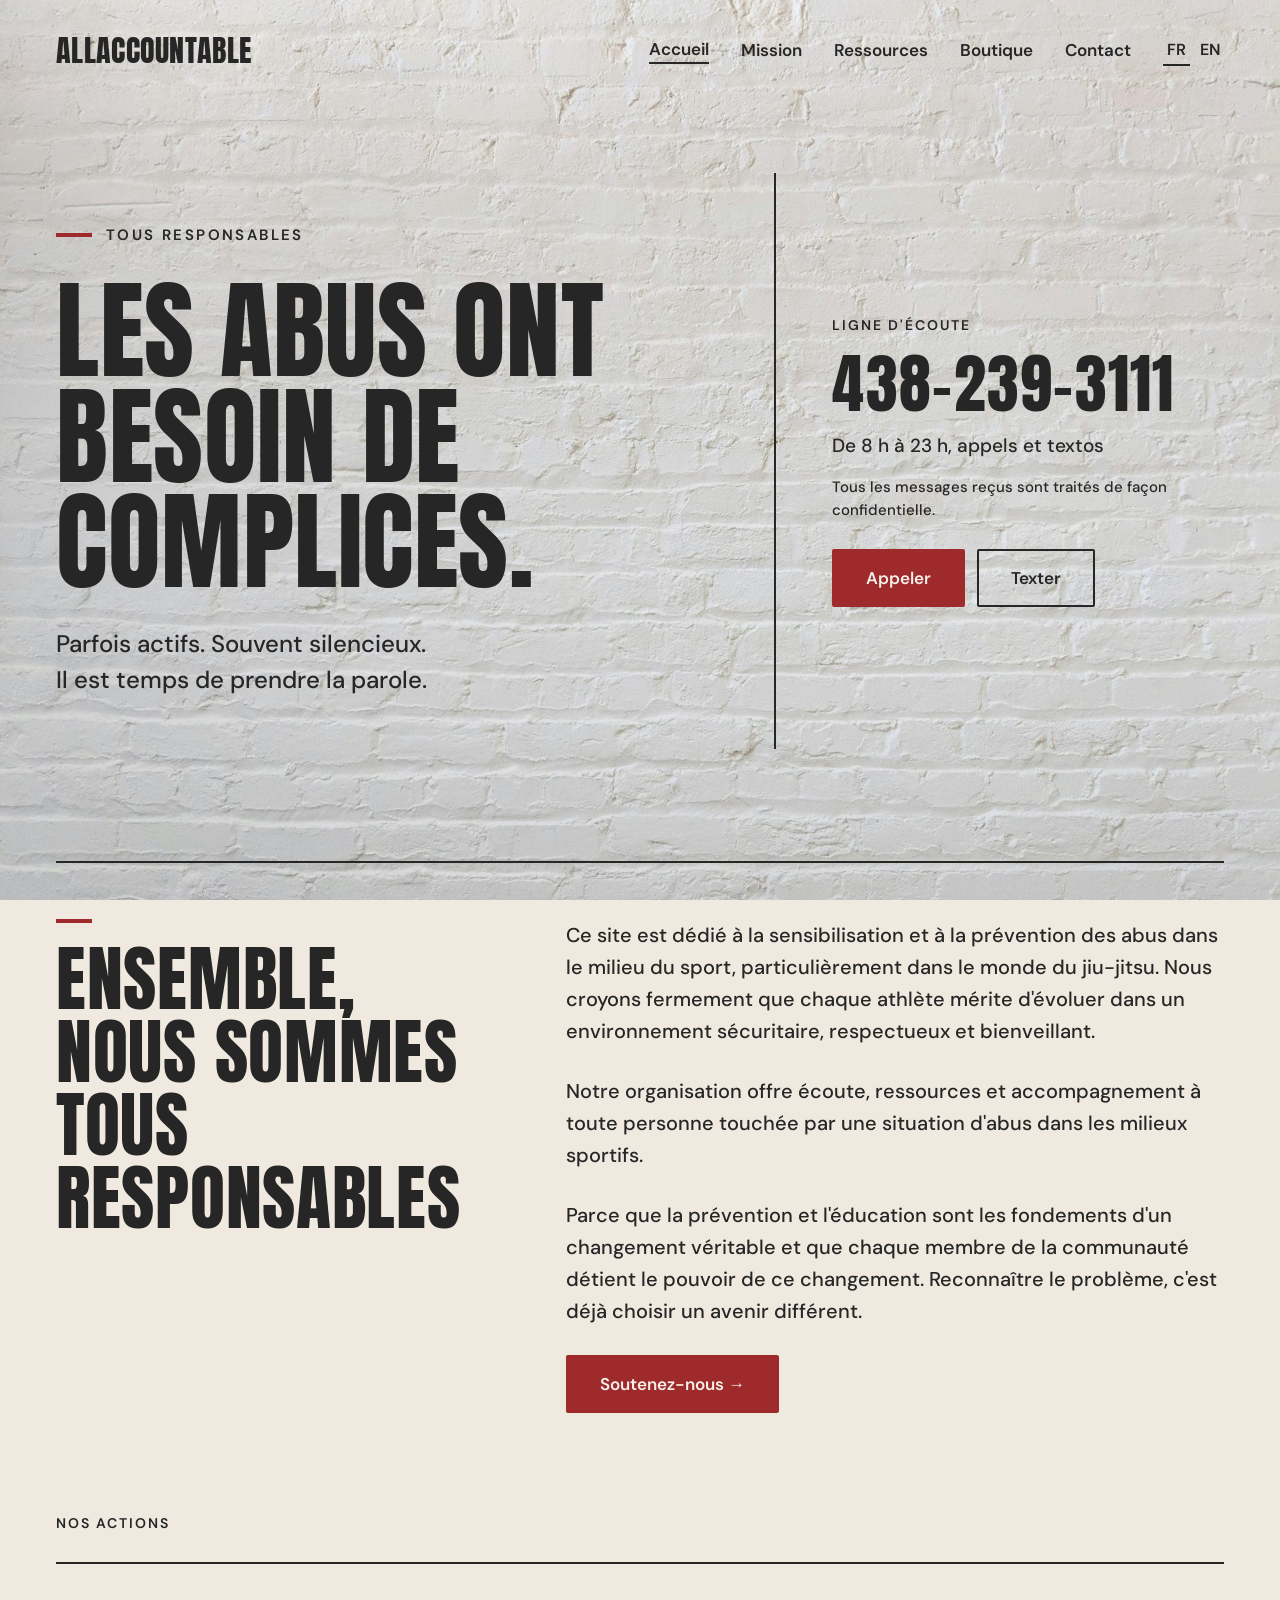
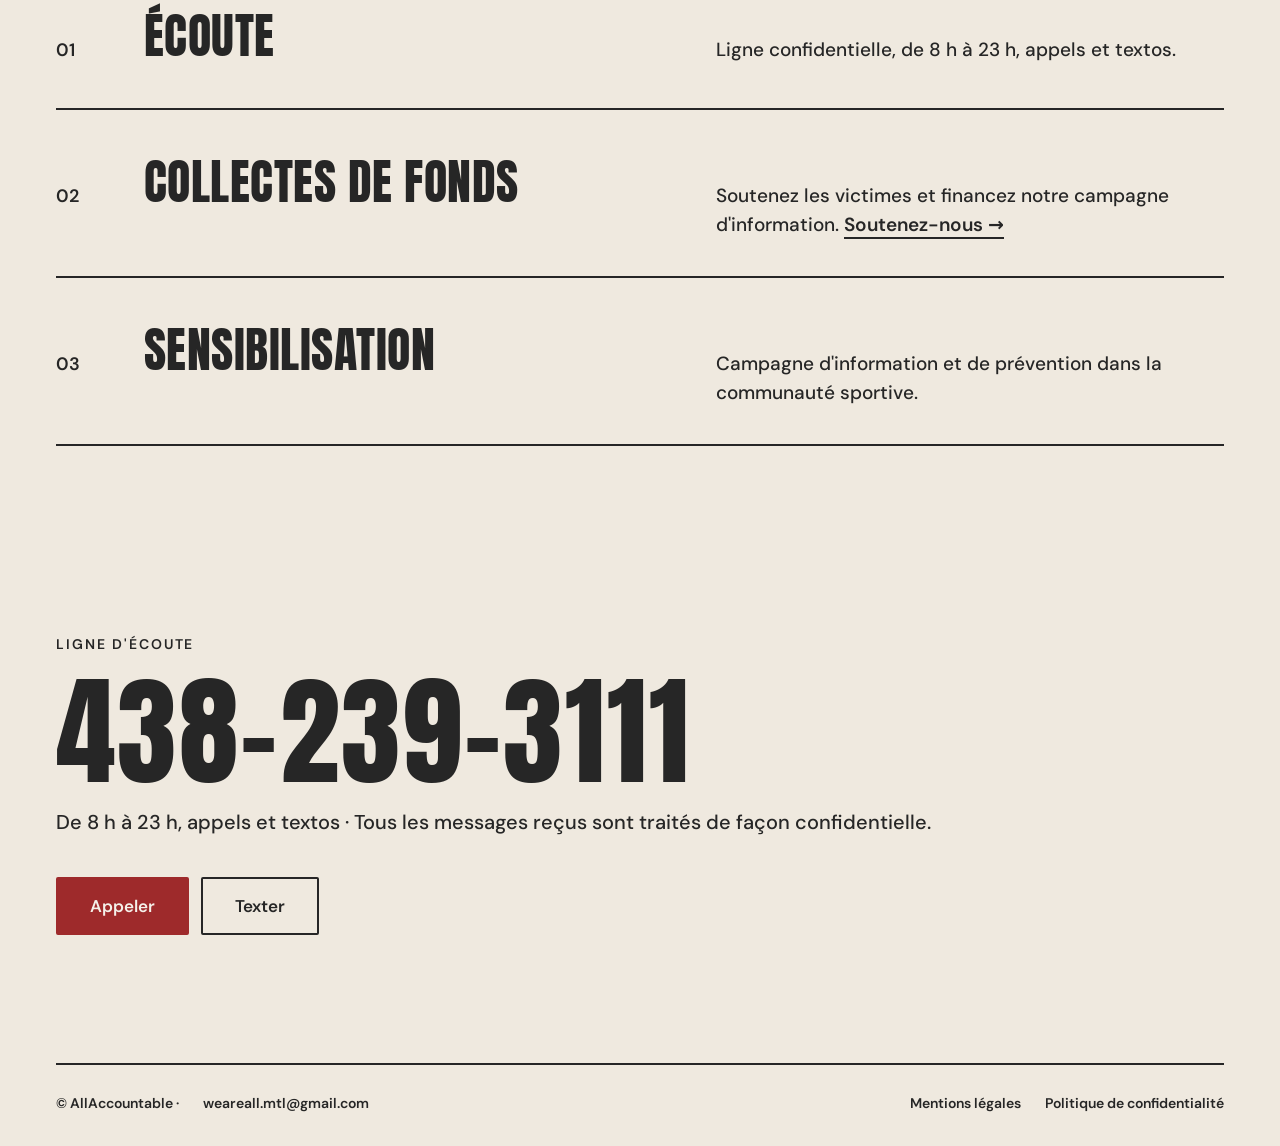
<file: index.html>
<!doctype html>
<html lang="fr">
<head>
<meta charset="utf-8">
<meta name="viewport" content="width=device-width,initial-scale=1">
<title>Accueil · AllAccountable</title>
<meta name="description" content="AllAccountable : sensibilisation et prévention des abus dans le milieu du sport.">
<link rel="preload" href="assets/fonts/anton-latin-400-normal.woff2" as="font" type="font/woff2" crossorigin>
<link rel="stylesheet" href="style.css">
</head>
<body>
<a class="skip" href="#main"><span data-i="skip">Aller au contenu</span></a>
<div class="wrap">
<header class="top">
<a class="logo" href="index.html">AllAccountable</a>
<nav class="main" aria-label="Navigation"><a href="index.html" aria-current="page"><span data-i="nav_home">Accueil</span></a><a href="mission.html"><span data-i="nav_mission">Mission</span></a><a href="ressources.html"><span data-i="nav_res">Ressources</span></a><a href="boutique.html"><span data-i="nav_shop">Boutique</span></a><a href="contact.html"><span data-i="nav_contact">Contact</span></a>
<span class="lang" role="group" aria-label="Langue / Language"><button type="button" data-lang="fr" aria-pressed="true">FR</button><button type="button" data-lang="en" aria-pressed="false">EN</button></span>
</nav>
</header>
<main id="main">
<section class="hero">
<div class="l">
<div class="eyebrow"><span data-i="eyebrow">Tous responsables</span></div>
<h1 data-i="h1">Les abus ont besoin de complices.</h1>
<p style="font-size:24px;max-width:620px"><span data-i="sub">Parfois actifs. Souvent silencieux.</span><br><span data-i="sub2">Il est temps de prendre la parole.</span></p>
</div>
<aside>
<div class="lbl"><span data-i="line">Ligne d'écoute</span></div>
<a class="tel" href="tel:438-239-3111">438-239-3111</a>
<div style="font-size:19px"><span data-i="hours">De 8 h à 23 h, appels et textos</span></div>
<div style="font-size:15px"><span data-i="conf">Tous les messages reçus sont traités de façon confidentielle.</span></div>
<div class="row" style="margin-top:12px"><a class="btn" href="tel:438-239-3111"><span data-i="call">Appeler</span></a><a class="btn out" href="sms:438-239-3111"><span data-i="text">Texter</span></a></div>
</aside>
</section>
<section class="sec">
<div class="a"><div class="eyebrow" style="margin:0"></div><h2 data-i="intro_t">Ensemble, nous sommes tous responsables</h2></div>
<div class="b"><p data-i="intro1">Ce site est dédié à la sensibilisation et à la prévention des abus dans le milieu du sport, particulièrement dans le monde du jiu-jitsu. Nous croyons fermement que chaque athlète mérite d'évoluer dans un environnement sécuritaire, respectueux et bienveillant.</p><p data-i="intro2">Notre organisation offre écoute, ressources et accompagnement à toute personne touchée par une situation d'abus dans les milieux sportifs.</p><p data-i="intro3">Parce que la prévention et l'éducation sont les fondements d'un changement véritable et que chaque membre de la communauté détient le pouvoir de ce changement. Reconnaître le problème, c'est déjà choisir un avenir différent.</p><div><a class="btn" href="boutique.html"><span data-i="support">Soutenez-nous →</span></a></div></div>
</section>
<section style="padding-bottom:100px">
<div class="lbl" style="margin-bottom:28px"><span data-i="acts">Nos actions</span></div>
<div class="act"><div class="n">01</div><div class="t"><span data-i="a1">Écoute</span></div><div class="d"><span data-i="a1d">Ligne confidentielle, de 8 h à 23 h, appels et textos.</span></div></div>
<div class="act"><div class="n">02</div><div class="t"><span data-i="a2">Collectes de fonds</span></div><div class="d"><span data-i="a2d">Soutenez les victimes et financez notre campagne d'information.</span> <a href="boutique.html" style="border-bottom:2px solid;font-weight:600"><span data-i="a2l">Soutenez-nous →</span></a></div></div>
<div class="act"><div class="n">03</div><div class="t"><span data-i="a3">Sensibilisation</span></div><div class="d"><span data-i="a3d">Campagne d'information et de prévention dans la communauté sportive.</span></div></div>
</section>
<section class="band">
<div style="display:flex;flex-direction:column;gap:16px"><div class="lbl"><span data-i="line">Ligne d'écoute</span></div><a class="tel" href="tel:438-239-3111">438-239-3111</a><div style="font-size:20px"><span data-i="hours">De 8 h à 23 h, appels et textos</span> · <span data-i="conf">Tous les messages reçus sont traités de façon confidentielle.</span></div></div>
<div class="row"><a class="btn" href="tel:438-239-3111"><span data-i="call">Appeler</span></a><a class="btn out" href="sms:438-239-3111"><span data-i="text">Texter</span></a></div>
</section>
</main>
<footer class="bot">
<span>© AllAccountable · <a href="mailto:weareall.mtl@gmail.com">weareall.mtl@gmail.com</a></span>
<span><a href="#"><span data-i="legal">Mentions légales</span></a><a href="#"><span data-i="privacy">Politique de confidentialité</span></a></span>
</footer>
</div>
<script src="i18n.js"></script>
</body>
</html>
</file>
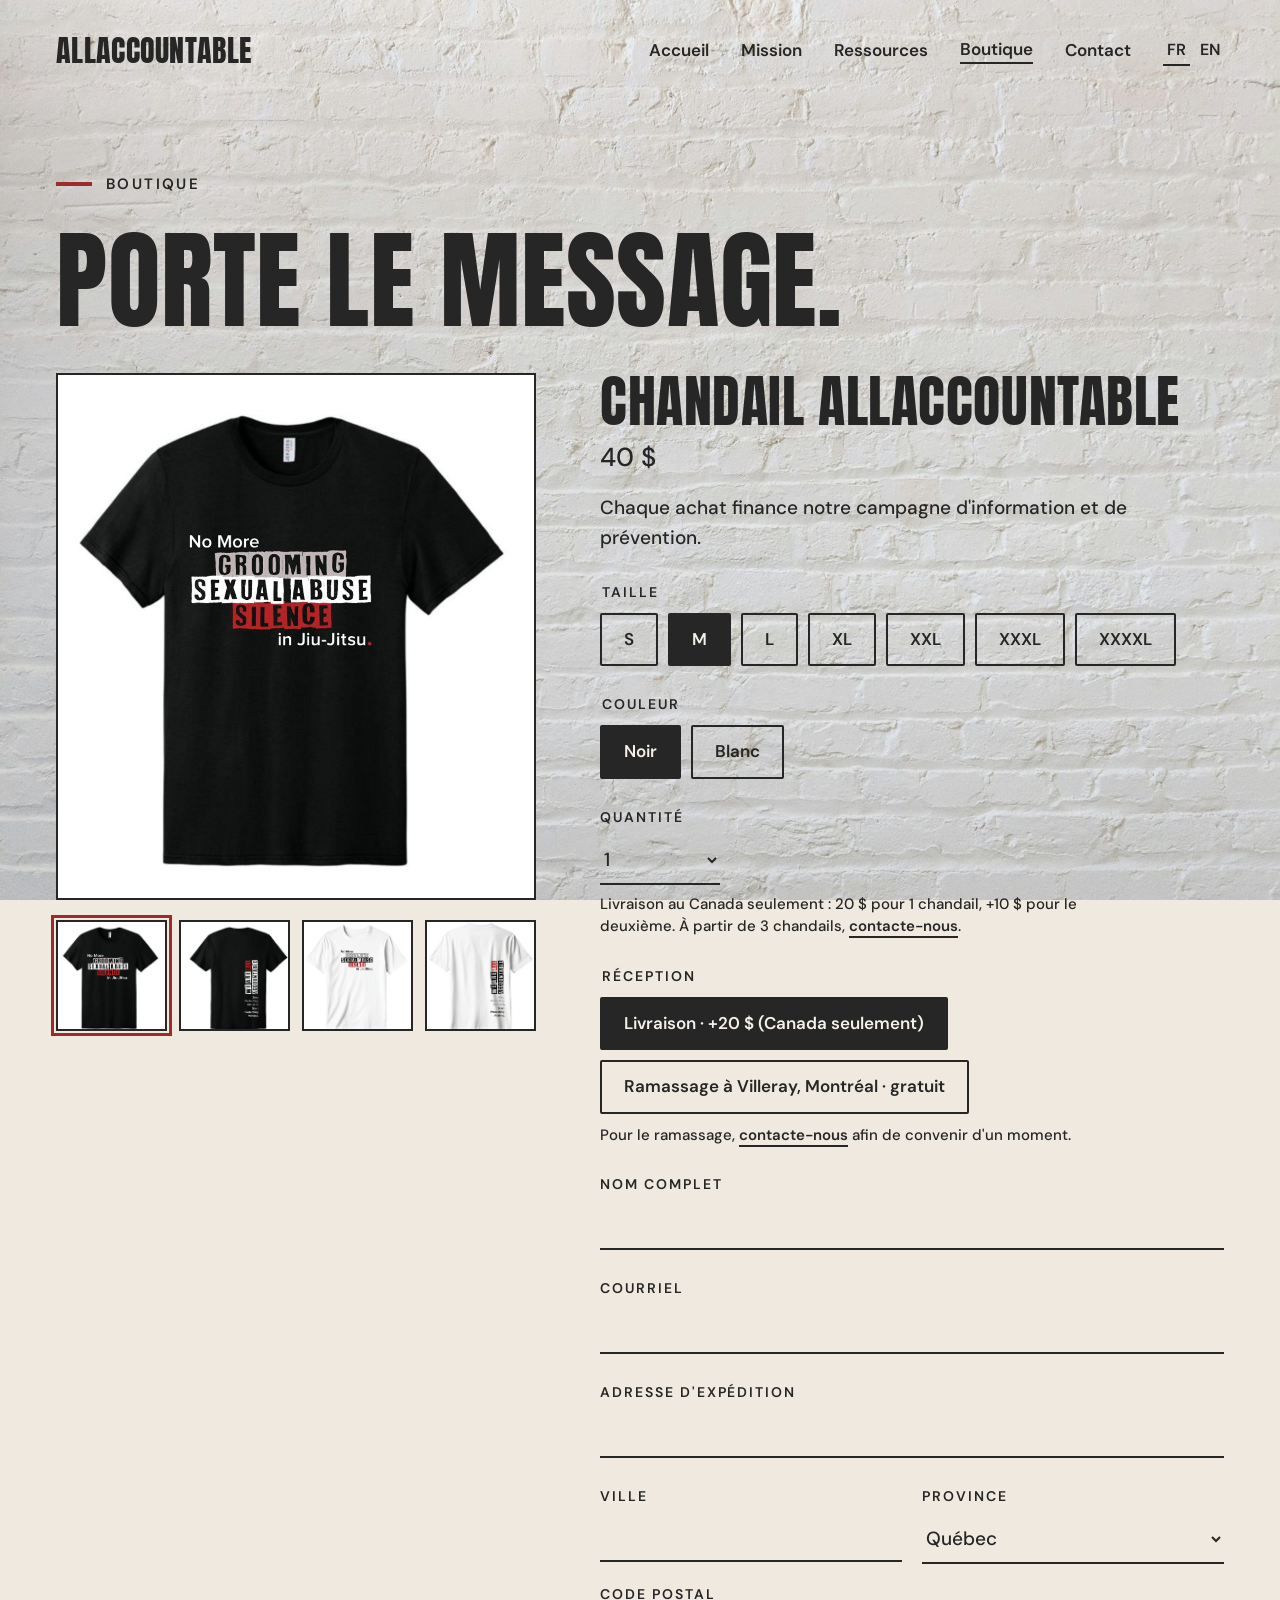
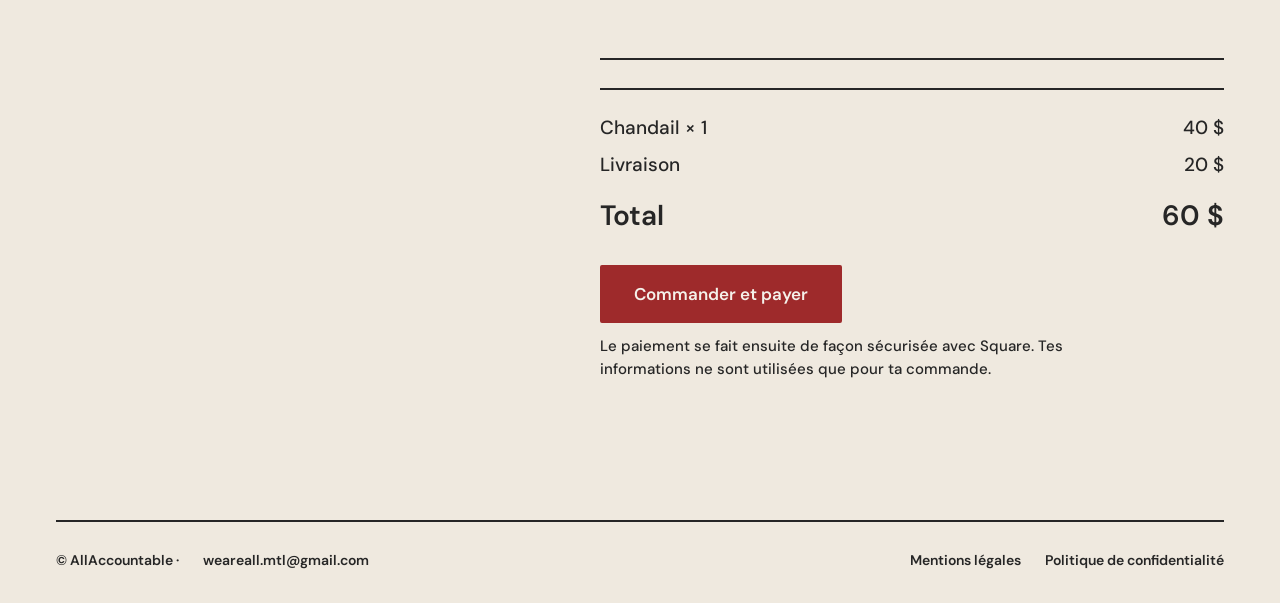
<file: boutique.html>
<!doctype html>
<html lang="fr">
<head>
<meta charset="utf-8">
<meta name="viewport" content="width=device-width,initial-scale=1">
<title>Boutique · AllAccountable</title>
<meta name="description" content="AllAccountable : sensibilisation et prévention des abus dans le milieu du sport.">
<link rel="preload" href="assets/fonts/anton-latin-400-normal.woff2" as="font" type="font/woff2" crossorigin>
<link rel="stylesheet" href="style.css">
</head>
<body>
<a class="skip" href="#main"><span data-i="skip">Aller au contenu</span></a>
<div class="wrap">
<header class="top">
<a class="logo" href="index.html">AllAccountable</a>
<nav class="main" aria-label="Navigation"><a href="index.html"><span data-i="nav_home">Accueil</span></a><a href="mission.html"><span data-i="nav_mission">Mission</span></a><a href="ressources.html"><span data-i="nav_res">Ressources</span></a><a href="boutique.html" aria-current="page"><span data-i="nav_shop">Boutique</span></a><a href="contact.html"><span data-i="nav_contact">Contact</span></a>
<span class="lang" role="group" aria-label="Langue / Language"><button type="button" data-lang="fr" aria-pressed="true">FR</button><button type="button" data-lang="en" aria-pressed="false">EN</button></span>
</nav>
</header>
<main id="main">
<section class="page" style="padding-bottom:40px"><div class="eyebrow"><span data-i="nav_shop">Boutique</span></div><h1 data-i="shop_h">Porte le message.</h1></section>
<section class="shop" style="padding-bottom:100px">
<div class="ph"><img id="mainimg" class="big" src="assets/noir-face.jpg" width="900" height="989" alt="" data-ia="alt_nf">
<div class="thumbs" id="thumbs"><button type="button" data-img="nf" aria-pressed="true"><img src="assets/noir-face.jpg" alt="" data-ia="alt_nf"></button><button type="button" data-img="nb" aria-pressed="false"><img src="assets/noir-dos.jpg" alt="" data-ia="alt_nb"></button><button type="button" data-img="bf" aria-pressed="false"><img src="assets/blanc-face.jpg" alt="" data-ia="alt_bf"></button><button type="button" data-img="bb" aria-pressed="false"><img src="assets/blanc-dos.jpg" alt="" data-ia="alt_bb"></button></div></div>
<form class="f" id="order" novalidate>
<div><div class="an" style="font-size:clamp(36px,4.4vw,56px);line-height:1.02;letter-spacing:.01em"><span data-i="shop_name">Chandail AllAccountable</span></div><div style="font-size:26px;margin-top:8px"><span data-i="shop_price">40 $</span></div><p style="font-size:19px;line-height:1.6;margin-top:16px"><span data-i="shop_p">Chaque achat finance notre campagne d'information et de prévention.</span></p></div>
<fieldset style="border:0;padding:0;margin:0"><legend class="lbl" style="margin-bottom:10px"><span data-i="size">Taille</span></legend><div class="chips"><label><input type="radio" name="size" value="S"><span>S</span></label><label><input type="radio" name="size" value="M" checked><span>M</span></label><label><input type="radio" name="size" value="L"><span>L</span></label><label><input type="radio" name="size" value="XL"><span>XL</span></label><label><input type="radio" name="size" value="XXL"><span>XXL</span></label><label><input type="radio" name="size" value="XXXL"><span>XXXL</span></label><label><input type="radio" name="size" value="XXXXL"><span>XXXXL</span></label></div></fieldset>
<fieldset style="border:0;padding:0;margin:0"><legend class="lbl" style="margin-bottom:10px"><span data-i="color">Couleur</span></legend><div class="chips"><label><input type="radio" name="color" value="noir" checked><span><span data-i="black">Noir</span></span></label><label><input type="radio" name="color" value="blanc"><span><span data-i="white">Blanc</span></span></label></div></fieldset>
<div class="fld"><label class="lbl" for="qty"><span data-i="qty">Quantité</span></label><select id="qty" name="qty" style="max-width:120px"><option>1</option><option>2</option></select>
<div class="note"><span data-i="qnote">Livraison au Canada seulement : 20 $ pour 1 chandail, +10 $ pour le deuxième. À partir de 3 chandails,</span> <a href="contact.html"><span data-i="contact_us">contacte-nous</span></a>.</div></div>
<fieldset style="border:0;padding:0;margin:0"><legend class="lbl" style="margin-bottom:10px"><span data-i="recv">Réception</span></legend><div class="chips"><label><input type="radio" name="recv" value="ship" checked><span><span data-i="ship">Livraison · +20 $ (Canada seulement)</span></span></label><label><input type="radio" name="recv" value="pick"><span><span data-i="pick">Ramassage à Villeray, Montréal · gratuit</span></span></label></div>
<div class="note" style="margin-top:10px"><span data-i="pnote">Pour le ramassage,</span> <a href="contact.html"><span data-i="contact_us">contacte-nous</span></a> <span data-i="pnote2">afin de convenir d'un moment.</span></div></fieldset>
<div class="fld"><label class="lbl" for="n"><span data-i="name">Nom complet</span></label><input id="n" name="name" autocomplete="name" required></div>
<div class="fld"><label class="lbl" for="e"><span data-i="email">Courriel</span></label><input id="e" name="email" type="email" autocomplete="email" required></div>
<div id="addr" style="display:flex;flex-direction:column;gap:28px">
<div class="fld"><label class="lbl" for="a"><span data-i="addr">Adresse d'expédition</span></label><input id="a" name="address" autocomplete="street-address"></div>
<div style="display:flex;gap:20px;flex-wrap:wrap">
<div class="fld" style="flex:2 1 160px"><label class="lbl" for="c"><span data-i="city">Ville</span></label><input id="c" name="city" autocomplete="address-level2"></div>
<div class="fld" style="flex:2 1 160px"><label class="lbl" for="p"><span data-i="prov">Province</span></label><select id="p" name="province"><option value="Alberta">Alberta</option><option value="Colombie-Britannique">Colombie-Britannique</option><option value="Île-du-Prince-Édouard">Île-du-Prince-Édouard</option><option value="Manitoba">Manitoba</option><option value="Nouveau-Brunswick">Nouveau-Brunswick</option><option value="Nouvelle-Écosse">Nouvelle-Écosse</option><option value="Nunavut">Nunavut</option><option value="Ontario">Ontario</option><option value="Québec" selected>Québec</option><option value="Saskatchewan">Saskatchewan</option><option value="Terre-Neuve-et-Labrador">Terre-Neuve-et-Labrador</option><option value="Territoires du Nord-Ouest">Territoires du Nord-Ouest</option><option value="Yukon">Yukon</option></select></div>
<div class="fld" style="flex:1 1 120px"><label class="lbl" for="z"><span data-i="zip">Code postal</span></label><input id="z" name="zip" autocomplete="postal-code"></div>
</div></div>
<div class="sum"><div><span><span data-i="line_item">Chandail ×</span> <span id="q">1</span></span><span id="s1">40 $</span></div><div id="shiprow"><span data-i="line_ship">Livraison</span><span id="s2">20 $</span></div><div class="tot"><span data-i="total">Total</span><span id="s3">60 $</span></div></div>
<div style="display:flex;flex-direction:column;gap:12px;align-items:flex-start"><button class="btn" type="submit"><span data-i="order">Commander et payer</span></button><div class="note"><span data-i="paynote">Le paiement se fait ensuite de façon sécurisée avec Square. Tes informations ne sont utilisées que pour ta commande.</span></div><div class="msg" id="msg" role="status"><span data-i="demo">Aperçu : le formulaire de commande et le paiement ne sont pas encore branchés.</span></div></div>
</form>
</section>
</main>
<footer class="bot">
<span>© AllAccountable · <a href="mailto:weareall.mtl@gmail.com">weareall.mtl@gmail.com</a></span>
<span><a href="#"><span data-i="legal">Mentions légales</span></a><a href="#"><span data-i="privacy">Politique de confidentialité</span></a></span>
</footer>
</div>
<script src="i18n.js"></script>
</body>
</html>
</file>
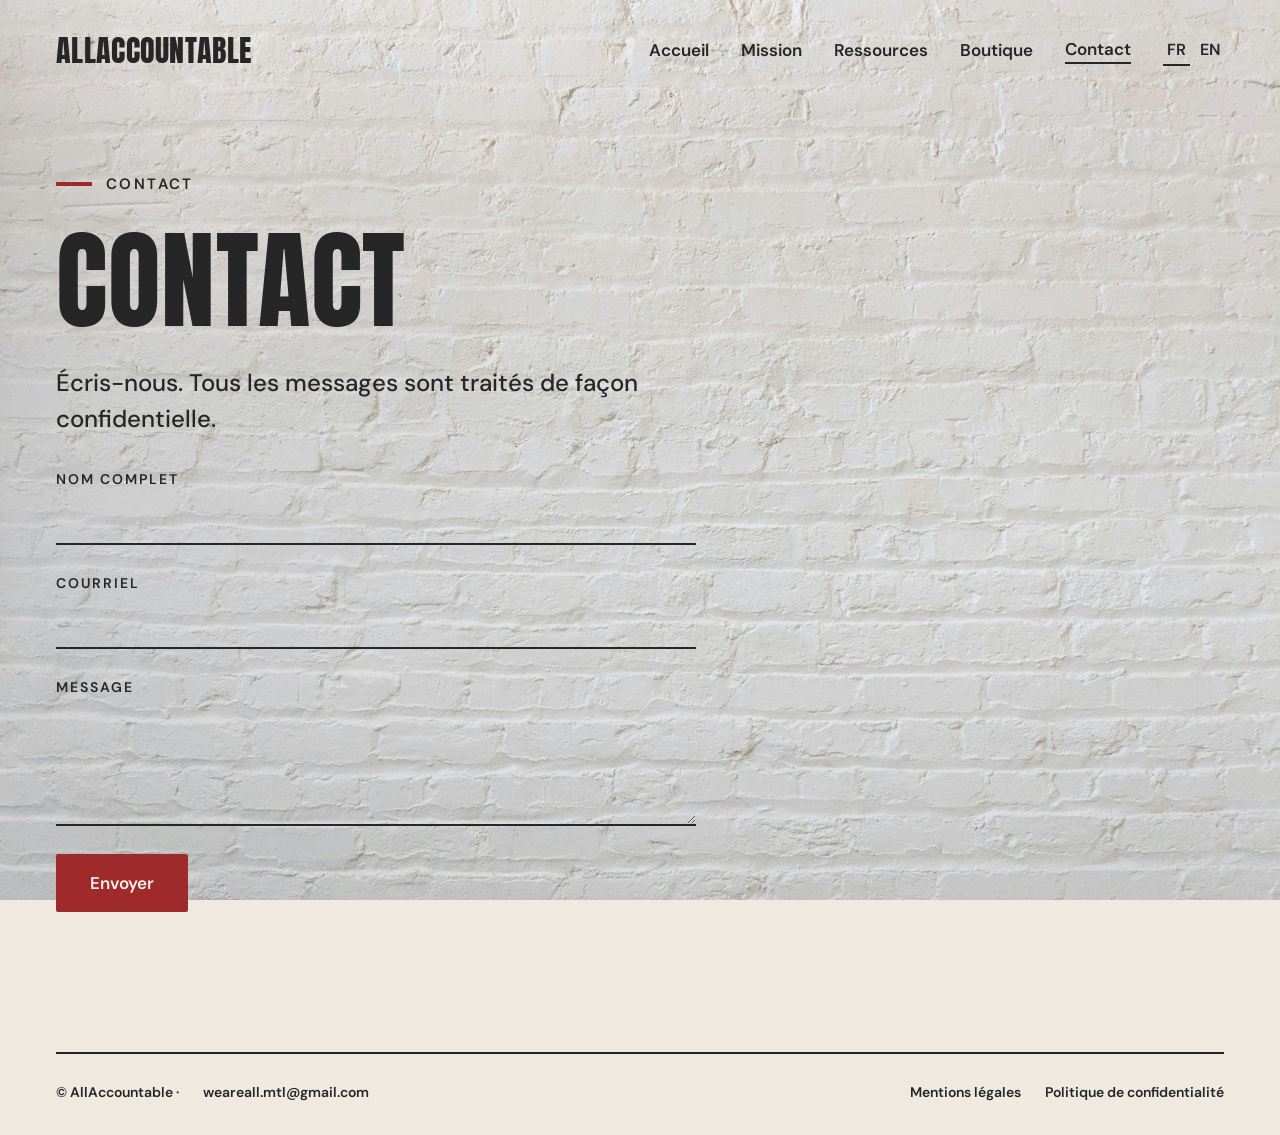
<file: contact.html>
<!doctype html>
<html lang="fr">
<head>
<meta charset="utf-8">
<meta name="viewport" content="width=device-width,initial-scale=1">
<title>Contact · AllAccountable</title>
<meta name="description" content="AllAccountable : sensibilisation et prévention des abus dans le milieu du sport.">
<link rel="preload" href="assets/fonts/anton-latin-400-normal.woff2" as="font" type="font/woff2" crossorigin>
<link rel="stylesheet" href="style.css">
</head>
<body>
<a class="skip" href="#main"><span data-i="skip">Aller au contenu</span></a>
<div class="wrap">
<header class="top">
<a class="logo" href="index.html">AllAccountable</a>
<nav class="main" aria-label="Navigation"><a href="index.html"><span data-i="nav_home">Accueil</span></a><a href="mission.html"><span data-i="nav_mission">Mission</span></a><a href="ressources.html"><span data-i="nav_res">Ressources</span></a><a href="boutique.html"><span data-i="nav_shop">Boutique</span></a><a href="contact.html" aria-current="page"><span data-i="nav_contact">Contact</span></a>
<span class="lang" role="group" aria-label="Langue / Language"><button type="button" data-lang="fr" aria-pressed="true">FR</button><button type="button" data-lang="en" aria-pressed="false">EN</button></span>
</nav>
</header>
<main id="main">
<section class="page"><div class="eyebrow"><span data-i="nav_contact">Contact</span></div><h1 data-i="c_h">Contact</h1><p class="lead"><span data-i="c_p">Écris-nous. Tous les messages sont traités de façon confidentielle.</span></p>
<form class="f" id="cform" novalidate>
<div class="fld"><label class="lbl" for="cn"><span data-i="name">Nom complet</span></label><input id="cn" autocomplete="name"></div>
<div class="fld"><label class="lbl" for="ce"><span data-i="email">Courriel</span></label><input id="ce" type="email" autocomplete="email"></div>
<div class="fld"><label class="lbl" for="cm"><span data-i="c_msg">Message</span></label><textarea id="cm"></textarea></div>
<div><button class="btn" type="submit"><span data-i="c_send">Envoyer</span></button></div>
<div class="msg" id="cmsg" role="status"><span data-i="c_demo">Aperçu : le formulaire n'est pas encore branché. Écris-nous en attendant à</span> <a href="mailto:weareall.mtl@gmail.com" style="border-bottom:2px solid;font-weight:600">weareall.mtl@gmail.com</a>.</div>
</form></section>
</main>
<footer class="bot">
<span>© AllAccountable · <a href="mailto:weareall.mtl@gmail.com">weareall.mtl@gmail.com</a></span>
<span><a href="#"><span data-i="legal">Mentions légales</span></a><a href="#"><span data-i="privacy">Politique de confidentialité</span></a></span>
</footer>
</div>
<script src="i18n.js"></script>
</body>
</html>
</file>
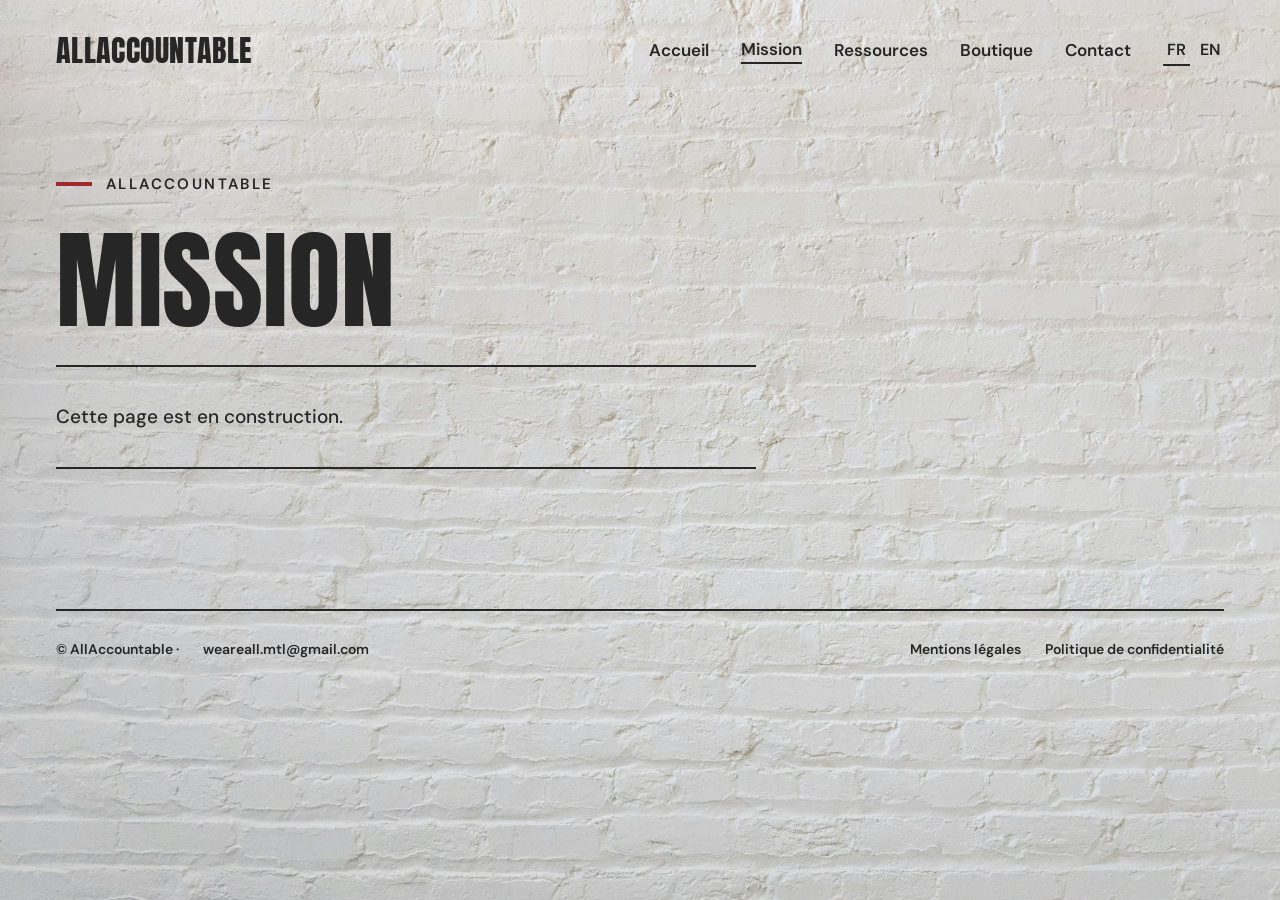
<file: mission.html>
<!doctype html>
<html lang="fr">
<head>
<meta charset="utf-8">
<meta name="viewport" content="width=device-width,initial-scale=1">
<title>Mission · AllAccountable</title>
<meta name="description" content="AllAccountable : sensibilisation et prévention des abus dans le milieu du sport.">
<link rel="preload" href="assets/fonts/anton-latin-400-normal.woff2" as="font" type="font/woff2" crossorigin>
<link rel="stylesheet" href="style.css">
</head>
<body>
<a class="skip" href="#main"><span data-i="skip">Aller au contenu</span></a>
<div class="wrap">
<header class="top">
<a class="logo" href="index.html">AllAccountable</a>
<nav class="main" aria-label="Navigation"><a href="index.html"><span data-i="nav_home">Accueil</span></a><a href="mission.html" aria-current="page"><span data-i="nav_mission">Mission</span></a><a href="ressources.html"><span data-i="nav_res">Ressources</span></a><a href="boutique.html"><span data-i="nav_shop">Boutique</span></a><a href="contact.html"><span data-i="nav_contact">Contact</span></a>
<span class="lang" role="group" aria-label="Langue / Language"><button type="button" data-lang="fr" aria-pressed="true">FR</button><button type="button" data-lang="en" aria-pressed="false">EN</button></span>
</nav>
</header>
<main id="main">
<section class="page"><div class="eyebrow">AllAccountable</div><h1 data-i="m_h">Mission</h1><div class="todo"><span data-i="soon">Cette page est en construction.</span></div></section>
</main>
<footer class="bot">
<span>© AllAccountable · <a href="mailto:weareall.mtl@gmail.com">weareall.mtl@gmail.com</a></span>
<span><a href="#"><span data-i="legal">Mentions légales</span></a><a href="#"><span data-i="privacy">Politique de confidentialité</span></a></span>
</footer>
</div>
<script src="i18n.js"></script>
</body>
</html>
</file>
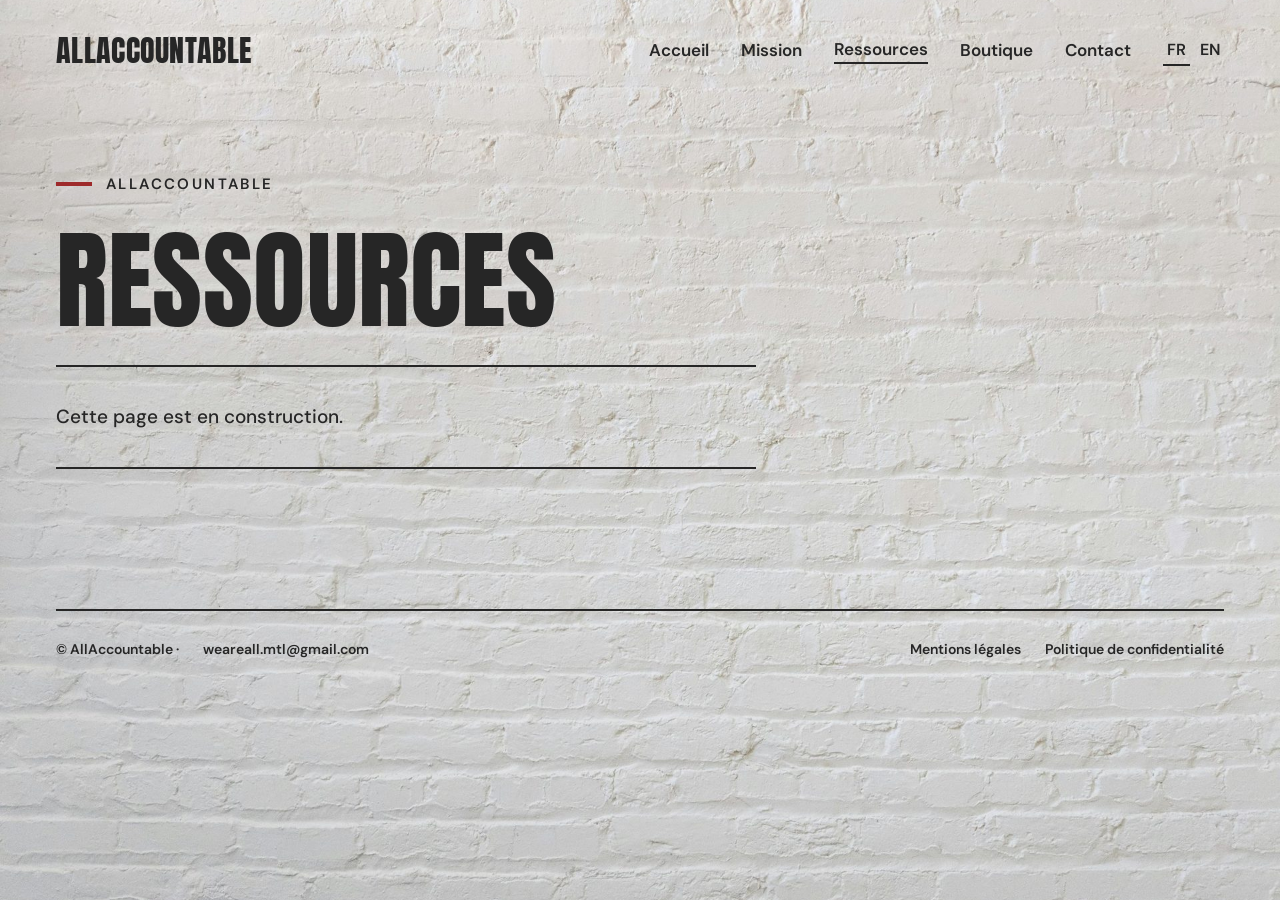
<file: ressources.html>
<!doctype html>
<html lang="fr">
<head>
<meta charset="utf-8">
<meta name="viewport" content="width=device-width,initial-scale=1">
<title>Ressources · AllAccountable</title>
<meta name="description" content="AllAccountable : sensibilisation et prévention des abus dans le milieu du sport.">
<link rel="preload" href="assets/fonts/anton-latin-400-normal.woff2" as="font" type="font/woff2" crossorigin>
<link rel="stylesheet" href="style.css">
</head>
<body>
<a class="skip" href="#main"><span data-i="skip">Aller au contenu</span></a>
<div class="wrap">
<header class="top">
<a class="logo" href="index.html">AllAccountable</a>
<nav class="main" aria-label="Navigation"><a href="index.html"><span data-i="nav_home">Accueil</span></a><a href="mission.html"><span data-i="nav_mission">Mission</span></a><a href="ressources.html" aria-current="page"><span data-i="nav_res">Ressources</span></a><a href="boutique.html"><span data-i="nav_shop">Boutique</span></a><a href="contact.html"><span data-i="nav_contact">Contact</span></a>
<span class="lang" role="group" aria-label="Langue / Language"><button type="button" data-lang="fr" aria-pressed="true">FR</button><button type="button" data-lang="en" aria-pressed="false">EN</button></span>
</nav>
</header>
<main id="main">
<section class="page"><div class="eyebrow">AllAccountable</div><h1 data-i="r_h">Ressources</h1><div class="todo"><span data-i="soon">Cette page est en construction.</span></div></section>
</main>
<footer class="bot">
<span>© AllAccountable · <a href="mailto:weareall.mtl@gmail.com">weareall.mtl@gmail.com</a></span>
<span><a href="#"><span data-i="legal">Mentions légales</span></a><a href="#"><span data-i="privacy">Politique de confidentialité</span></a></span>
</footer>
</div>
<script src="i18n.js"></script>
</body>
</html>
</file>
<file: style.css>
@font-face{font-family:'DM Sans';font-weight:400;font-style:normal;font-display:swap;src:url(assets/fonts/dm-sans-latin-400-normal.woff2) format('woff2')}
@font-face{font-family:'DM Sans';font-weight:500;font-style:normal;font-display:swap;src:url(assets/fonts/dm-sans-latin-500-normal.woff2) format('woff2')}
@font-face{font-family:'DM Sans';font-weight:600;font-style:normal;font-display:swap;src:url(assets/fonts/dm-sans-latin-600-normal.woff2) format('woff2')}
@font-face{font-family:'Anton';font-weight:400;font-style:normal;font-display:swap;src:url(assets/fonts/anton-latin-400-normal.woff2) format('woff2')}
:root{--ink:#262626;--paper:#f5f1ea;--accent:#9E2A2B}
*{box-sizing:border-box}
html{scroll-behavior:smooth}
body{margin:0;font-family:'DM Sans',system-ui,sans-serif;font-weight:500;color:var(--ink);background:#efe9df url(assets/brique.jpg) center/cover fixed;line-height:1.5}
@media (max-width:900px){body{background-attachment:scroll}}
@media (prefers-reduced-motion:reduce){body{background-attachment:scroll;scroll-behavior:auto}}
a{color:inherit;text-decoration:none}
a:hover{text-decoration:underline}
a:focus-visible,button:focus-visible,input:focus-visible,select:focus-visible,textarea:focus-visible,summary:focus-visible{outline:3px solid var(--accent);outline-offset:3px}
h1,h2,h3,p{margin:0}
.wrap{max-width:1440px;margin:0 auto;padding:0 56px}
.skip{position:absolute;left:-999px;top:0;background:var(--ink);color:var(--paper);padding:12px 18px;z-index:10}
.skip:focus{left:0}

/* header */
header.top{padding:28px 0;display:flex;flex-wrap:wrap;gap:20px 40px;justify-content:space-between;align-items:center}
.logo{font-size:28px;font-weight:600;letter-spacing:-.01em}
nav.main{display:flex;flex-wrap:wrap;gap:8px 32px;align-items:center;font-size:17px;font-weight:600}
nav.main a[aria-current="page"]{border-bottom:2px solid var(--ink)}
.lang{display:flex;gap:6px;font-size:16px;font-weight:600}
.lang button{font:inherit;background:none;border:0;border-bottom:2px solid transparent;color:inherit;cursor:pointer;padding:2px 4px}
.lang button[aria-pressed="true"]{border-bottom-color:var(--ink)}

/* type */
.eyebrow{display:flex;align-items:center;gap:14px;font-size:15px;letter-spacing:.16em;text-transform:uppercase;font-weight:600}
.eyebrow::before{content:"";width:36px;height:4px;background:var(--accent);display:block}
.lbl{font-size:14px;letter-spacing:.14em;text-transform:uppercase;font-weight:600}
h1{font-size:clamp(44px,7vw,88px);font-weight:600;line-height:1.02;letter-spacing:-.035em}
h2{font-size:clamp(30px,3.6vw,42px);font-weight:600;line-height:1.1;letter-spacing:-.02em}

/* buttons */
.btn{display:inline-block;background:var(--accent);color:var(--paper);padding:16px 32px;border-radius:2px;font:600 17px 'DM Sans',sans-serif;border:2px solid var(--accent);cursor:pointer}
.btn:hover{text-decoration:none;filter:brightness(1.1)}
.btn.out{background:transparent;color:var(--ink);border-color:var(--ink)}

/* layout blocks */
.hero{min-height:720px;padding:72px 0;display:flex;flex-wrap:wrap;gap:64px;align-items:stretch}
.hero .l{flex:1.5 1 520px;display:flex;flex-direction:column;gap:32px;justify-content:center}
.hero aside{flex:1 1 360px;border-left:2px solid var(--ink);padding:8px 0 8px 56px;display:flex;flex-direction:column;gap:16px;justify-content:center}
@media (max-width:900px){.wrap{padding:0 24px}.hero aside{border-left:0;border-top:2px solid var(--ink);padding:32px 0 0}}
.tel{font-size:clamp(34px,4vw,46px);font-weight:600;letter-spacing:-.02em;line-height:1.05}
.row{display:flex;flex-wrap:wrap;gap:12px}
.sec{padding:100px 0;display:flex;flex-wrap:wrap;gap:64px}
.sec .a{flex:1 1 360px;display:flex;flex-direction:column;gap:20px}
.sec .b{flex:1.6 1 520px;display:flex;flex-direction:column;gap:28px}
.sec .b p:nth-child(1){font-size:26px;line-height:1.5}
.sec .b p{font-size:19px;line-height:1.7}
.act{display:flex;flex-wrap:wrap;gap:24px;align-items:baseline;border-top:2px solid var(--ink);padding:36px 0}
.act:last-child{border-bottom:2px solid var(--ink)}
.act .n{flex:0 0 64px;font-size:18px;font-weight:600}
.act .t{flex:1 1 360px;font-size:clamp(30px,3.6vw,44px);font-weight:600;letter-spacing:-.025em}
.act .d{flex:1 1 320px;font-size:19px;line-height:1.55}
.band{min-height:420px;padding:88px 0;display:flex;flex-wrap:wrap;gap:40px;justify-content:space-between;align-items:flex-end}
.band .tel{font-size:clamp(44px,7vw,96px);line-height:1;letter-spacing:-.035em}
footer.bot{border-top:2px solid var(--ink);margin-top:40px;padding:28px 0 32px;display:flex;flex-wrap:wrap;gap:24px;justify-content:space-between;font-size:14px;font-weight:600}
footer.bot span{display:flex;gap:24px;flex-wrap:wrap}

/* pages */
.page{padding:72px 0 100px;display:flex;flex-direction:column;gap:32px}
.page .lead{font-size:24px;max-width:700px;line-height:1.5}
.todo{border-top:2px solid var(--ink);border-bottom:2px solid var(--ink);padding:36px 0;font-size:19px;max-width:700px}

/* forms */
form.f{display:flex;flex-direction:column;gap:28px;max-width:640px}
.fld{display:flex;flex-direction:column;gap:8px}
.fld input,.fld select,.fld textarea{font:500 19px 'DM Sans',sans-serif;color:var(--ink);background:transparent;border:0;border-bottom:2px solid var(--ink);padding:10px 0;border-radius:0}
.fld textarea{min-height:120px;resize:vertical}
.chips{display:flex;gap:10px;flex-wrap:wrap}
.chips label{cursor:pointer}
.chips input{position:absolute;opacity:0}
.chips label>span{display:inline-block;border:2px solid var(--ink);padding:12px 22px;border-radius:2px;font-size:17px;font-weight:600}
.chips input:checked+span{background:var(--ink);color:var(--paper)}
.chips input:focus-visible+span{outline:3px solid var(--accent);outline-offset:3px}
.shop{display:flex;flex-wrap:wrap;gap:64px}
.shop .ph{flex:1 1 400px;display:flex;flex-direction:column;gap:20px}
.shop .box{aspect-ratio:4/5;background:#d9d2c4;border:2px solid var(--ink);display:flex;align-items:center;justify-content:center;font-size:16px;font-weight:600;letter-spacing:.1em;text-transform:uppercase}
.shop form{flex:1.3 1 520px}
.sum{border-top:2px solid var(--ink);padding-top:24px;display:flex;flex-direction:column;gap:8px;font-size:19px}
.sum div{display:flex;justify-content:space-between}
.sum .tot{font-size:28px;font-weight:600;margin-top:8px}
.note{font-size:15px;line-height:1.5;max-width:520px}
.note a{border-bottom:2px solid var(--ink);font-weight:600}
.msg{font-size:19px;border-left:4px solid var(--accent);padding-left:16px;display:none}
.hide{display:none!important}

/* police titres (comme le site original) */
h1,h2,.an,.logo{font-family:'Anton',sans-serif;font-weight:400;text-transform:uppercase}
h1{font-size:clamp(52px,8.4vw,112px);line-height:.98;letter-spacing:.005em}
h2{font-size:clamp(40px,5.6vw,72px);line-height:1.02;letter-spacing:.01em}
.logo{font-size:30px;letter-spacing:.01em}
.sec{border-top:2px solid var(--ink);margin-top:40px;padding-top:56px}
.sec .b p:nth-child(1){font-size:20px;line-height:1.6}
.sec .b p{font-size:20px;line-height:1.6}
.page h1{font-size:clamp(52px,8.4vw,112px)}
img.big{width:100%;height:auto;aspect-ratio:900/989;display:block;background:#fff;border:2px solid var(--ink)}
.thumbs{display:flex;gap:12px}
.thumbs button{flex:1;padding:0;border:2px solid var(--ink);background:#fff;cursor:pointer;line-height:0}
.thumbs button[aria-pressed="true"]{outline:3px solid var(--accent);outline-offset:2px}
.thumbs img{width:100%;aspect-ratio:1;object-fit:cover;object-position:center 40%}

/* actions et téléphone en Anton (choix B) */
.act .t{font-family:'Anton',sans-serif;font-weight:400;text-transform:uppercase;letter-spacing:.01em;font-size:clamp(34px,4.2vw,48px)}
.tel{font-family:'Anton',sans-serif;font-weight:400;letter-spacing:.02em;font-size:clamp(46px,5vw,64px);line-height:1}
.band .tel{font-size:clamp(56px,9.4vw,120px);letter-spacing:.02em}
</file>
